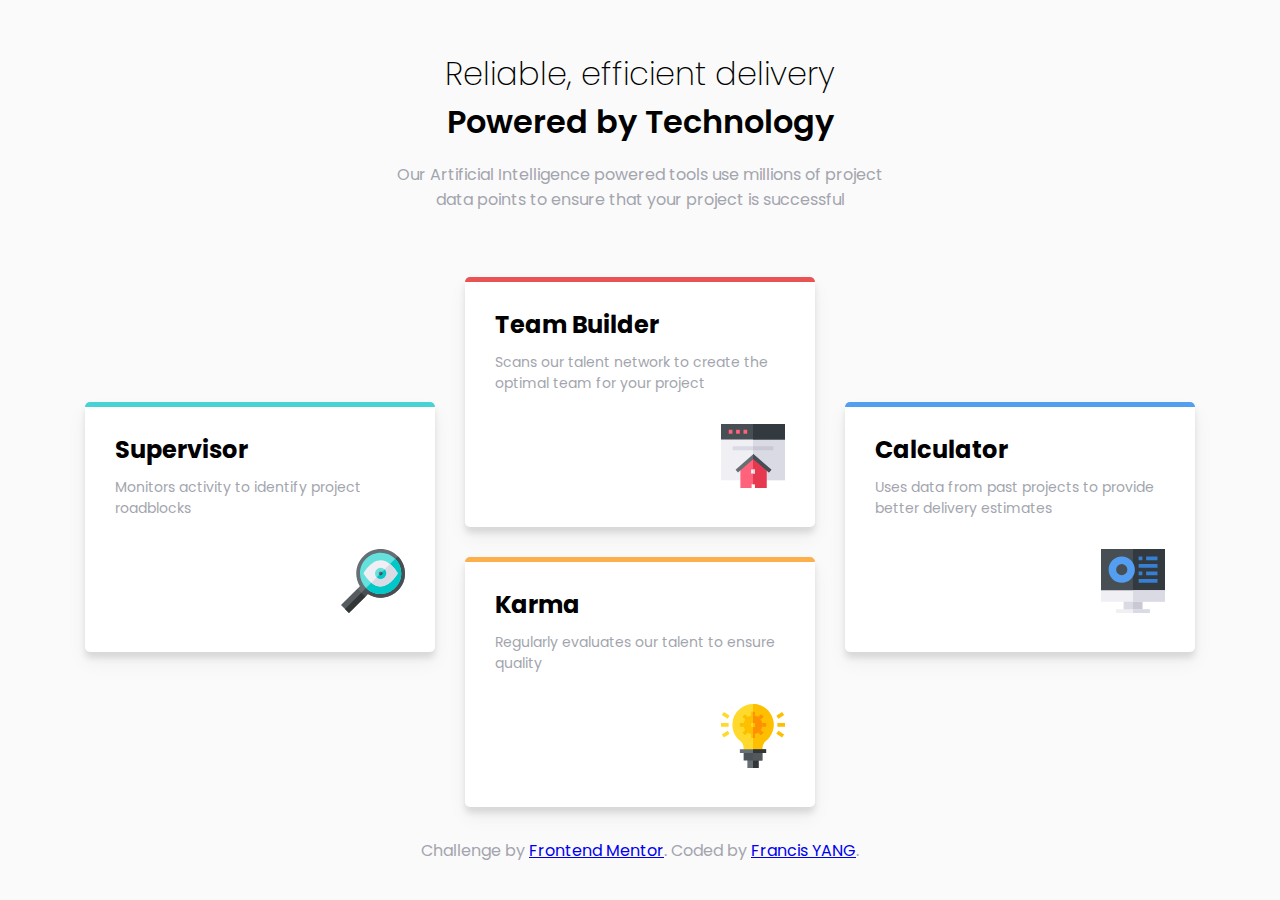
<file: index.html>
<!DOCTYPE html>
<html lang="en">
<head>
    <meta charset="UTF-8">
    <meta name="viewport" content="width=device-width, initial-scale=1.0">

    <link rel="icon" type="image/png" sizes="32x32" href="./images/favicon-32x32.png">
    
    <title>Frontend Mentor | Four card feature section</title>
    <link rel="stylesheet" href="style.css">

</head>
<body>
    <header>
        <h1>
            Reliable, efficient delivery
            <span>Powered by Technology</span>
        </h1>       
        <p>Our Artificial Intelligence powered tools use millions of project data points to ensure that your project is successful</p>
    </header>

    <div class="container">
        <div class="box box-cyan box-translate">
            <h2>Supervisor</h2>
            <p>Monitors activity to identify project roadblocks</p>
            <img src="images/icon-supervisor.svg" alt="Image Supervisor">
        </div>
        <div class="box box-red">
            <h2>Team Builder</h2>
            <p>Scans our talent network to create the optimal team for your project</p>
            <img src="images/icon-team-builder.svg" alt="Image Team Builder">
        </div>
        <div class="box box-blue box-translate">
            <h2>Calculator</h2>
            <p>Uses data from past projects to provide better delivery estimates</p>
            <img src="images/icon-calculator.svg" alt="Image Calculator">
        </div>
        <div class="box box-orange">
            <h2>Karma</h2>
            <p>Regularly evaluates our talent to ensure quality</p>
            <img src="images/icon-karma.svg" alt="Image Karma">
        </div>
    </div>
 
<footer>
    <p>
    Challenge by <a href="https://www.frontendmentor.io?ref=challenge" target="_blank">Frontend Mentor</a>. 
    Coded by <a href="#">Francis YANG</a>.
    </p>
</footer>

</body>
</html>
</file>
<file: style.css>
@import url('https://fonts.googleapis.com/css2?family=Poppins:wght@200;400;600&display=swap');


* {
    box-sizing: border-box;
}

body {
    background-color: hsl(0,0%, 98%);
    font-family: 'Poppins', sans-serif;
}

header {
    margin: 50px auto;
    max-width: 500px;
    text-align: center;
}

h1 {
    font-weight: 200;
    margin: 0;
}

span {
    font-weight: 600;
}

p {
    color: hsl(229, 6%, 66%);
}

.container {
    display: flex;
    flex-wrap: wrap;
    justify-content: center;
    margin: 0 auto;
    max-width: 1140px;
}

.box {
    background-color:white;
    border-radius: 5px;
    box-shadow: 0 10px 20px rgba(0,0,0,0.05), 0 6px 6px rgba(0,0,0,0.1);
    height:250px;
    margin: 15px;
    overflow: hidden;
    padding: 30px;
    position: relative;
    width: 350px;
}

.box::after {
    content: '';
    height: 5px;
    left: 0;
    position: absolute;
    top: 0;
    width: 100%;
}

.box-cyan::after {
    background-color: hsl(180, 62%, 55%);
}

.box-red::after {
    background-color: hsl(0, 78%, 62%);
}

.box-blue::after {
    background-color: hsl(212, 86%, 64%);
}

.box-orange::after {
    background-color: hsl(34, 97%, 64%);
}

.box h2 {
    margin: 0;
}

.box p {
    font-size: 14px;
    margin: 10px 0 30px;
}

.box-translate {
    transform: translateY(50%);
}

.box img {
    display: block;
    margin-left: auto;
}
footer {
    text-align: center;
}



@media (max-width: 1155px) {
    .box-translate {
        transform: translateY(0);
    }
}
</file>
